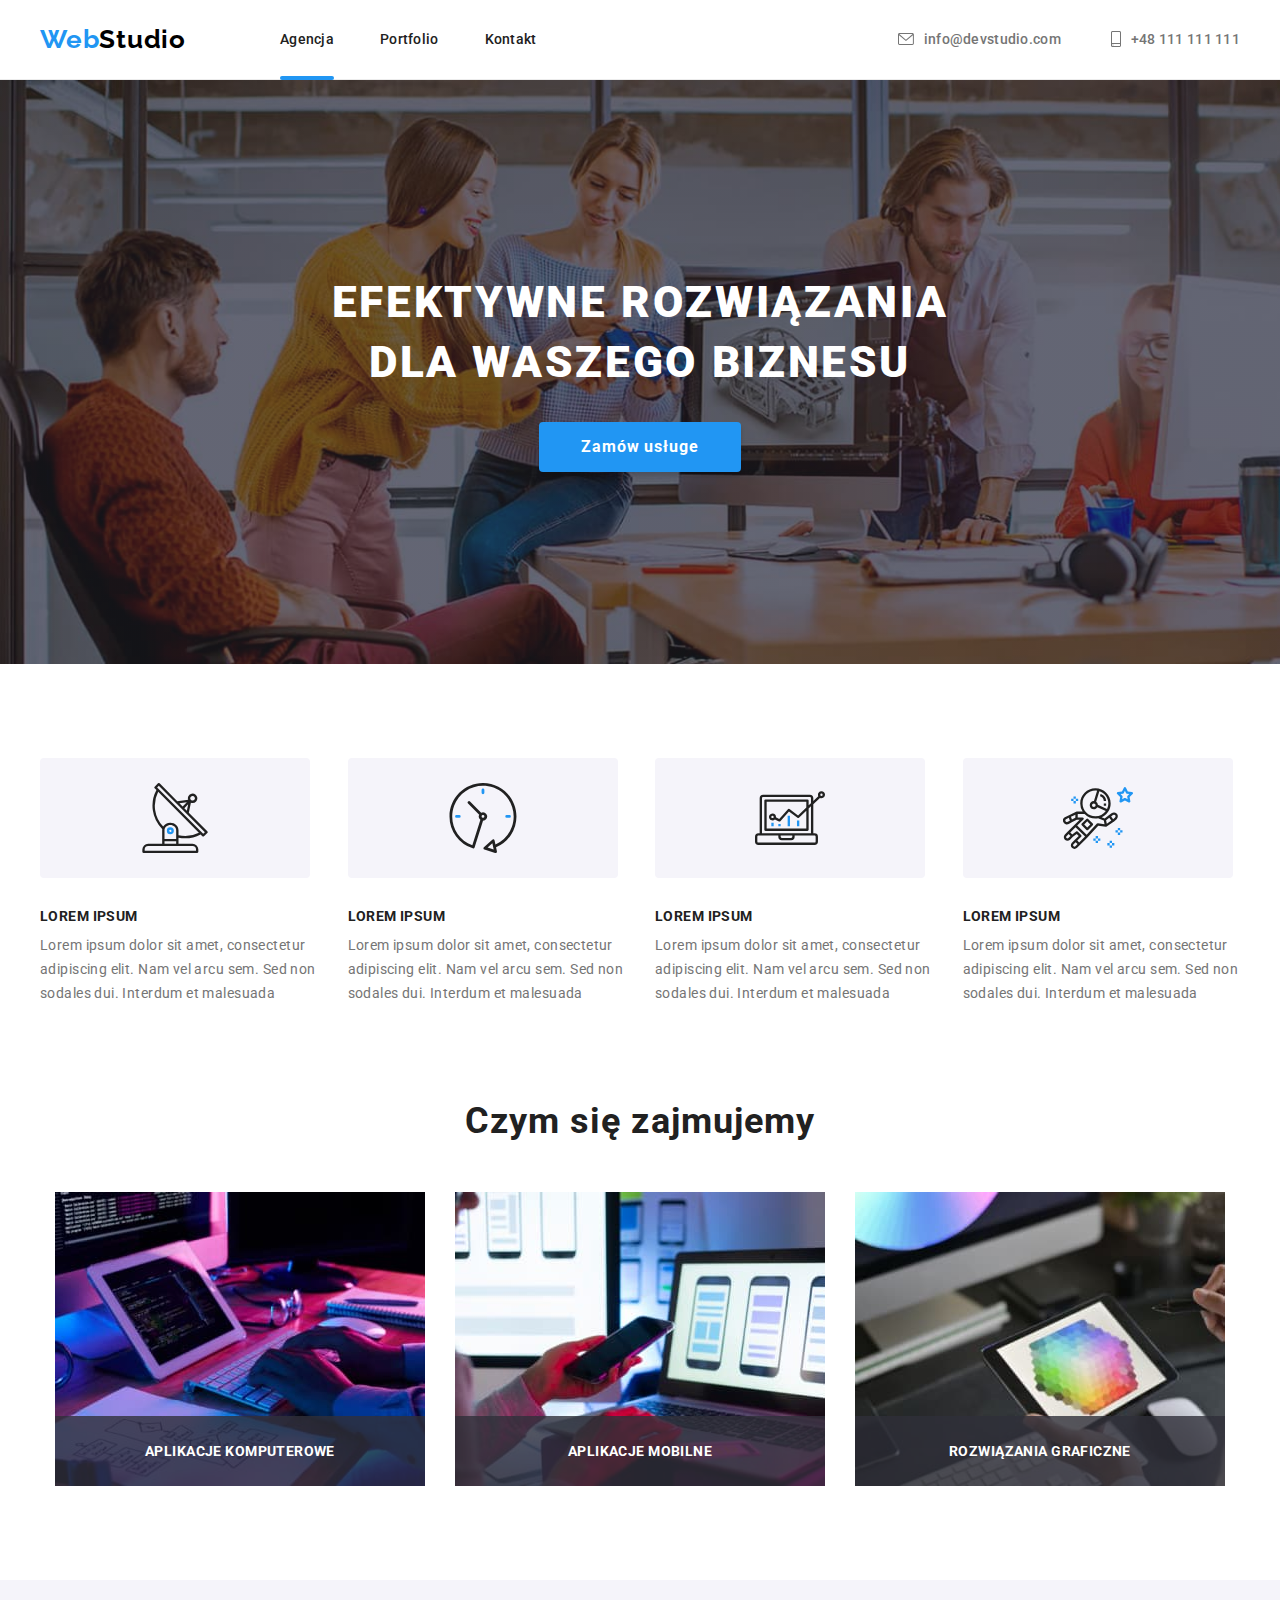
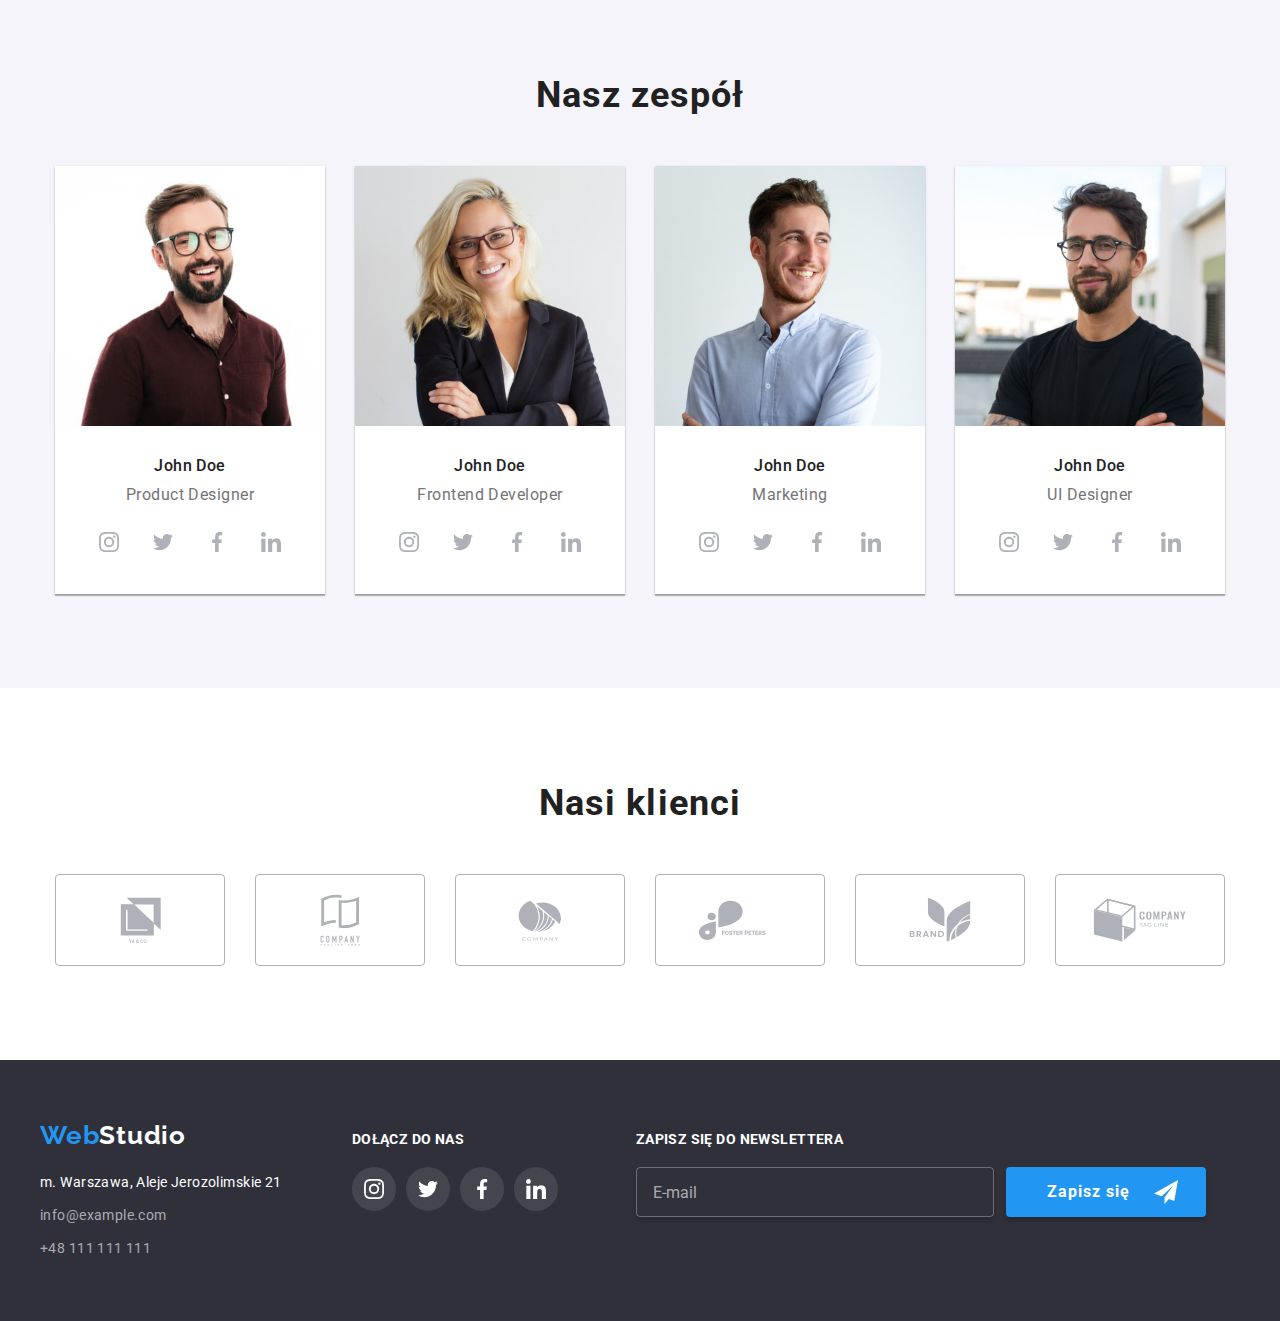
<file: index.html>
<!DOCTYPE html>
<html lang="pl">
  <head>
    <meta charset="UTF-8" />
    <meta http-equiv="X-UA-Compatible" content="IE=edge" />
    <meta name="viewport" content="width=device-width, initial-scale=1.0" />
    <link rel="preconnect" href="https://fonts.googleapis.com" />
    <link rel="preconnect" href="https://fonts.gstatic.com" crossorigin />
    <link
      href="https://fonts.googleapis.com/css2?family=Raleway:wght@700&family=Roboto:wght@400;500;700;900&display=swap"
      rel="stylesheet"
    />
    <link rel="stylesheet" href="css/modern-normalize.css" />
    <link rel="stylesheet" href="css/styles.css" />
    <title>WebStudio</title>
  </head>

  <body>
    <header class="header section section--small">
      <div class="header__grid container">
        <a class="logo link--no-decoration" href="./index.html"
          ><span class="logo--primary">Web</span
          ><span class="logo--secondary">Studio</span>
        </a>

        <nav class="nav">
          <ul class="nav__list">
            <li class="nav__item page--active">
              <a
                class="nav__link link--active link--no-decoration"
                href="./index.html"
                >Agencja</a
              >
            </li>
            <li class="nav__item">
              <a
                class="nav__link link--active link--no-decoration"
                href="./portfolio.html"
                >Portfolio</a
              >
            </li>
            <li class="nav__item">
              <a class="nav__link link--active link--no-decoration" href="#"
                >Kontakt</a
              >
            </li>
          </ul>
        </nav>

        <ul class="contact__list">
          <li class="contact__item">
            <a
              class="contact__link contact--email link--active link--no-decoration"
              href="mailto:info@devstudio.com"
            >
              <svg class="contact__svg" width="16" height="12">
                <use href="./images/icons.svg#icon-envelope"></use>
              </svg>
              info@devstudio.com
            </a>
          </li>
          <li class="contact__item">
            <a
              class="contact__link contact--smartphone link--active link--no-decoration"
              href="tel:48111111111"
            >
              <svg class="contact__svg" width="10" height="16">
                <use href="./images/icons.svg#icon-smartphone"></use>
              </svg>
              +48 111 111 111
            </a>
          </li>
        </ul>
      </div>
    </header>

    <main class="main">
      <!-- Main Page -->
      <section class="banner section section--large center">
        <div class="container">
          <h1 class="banner__title title--primary">
            EFEKTYWNE ROZWIĄZANIA<br />
            DLA WASZEGO BIZNESU
          </h1>
          <button
            class="banner__button button--primary button__text--primary"
            type="button"
            data-modal-open
          >
            Zamów usługe
          </button>
        </div>
      </section>

      <!-- Skills -->
      <section class="skills section section--top">
        <div class="container">
          <ul class="skill__list">
            <li class="skill__item">
              <div class="skill__background">
                <svg class="skill__svg" width="70" height="70">
                  <use href="./images/icons.svg#icon-antenna"></use>
                </svg>
              </div>
              <h5 class="skill__title title--section">LOREM IPSUM</h5>
              <p class="skill__description">
                Lorem ipsum dolor sit amet, consectetur adipiscing elit. Nam vel
                arcu sem. Sed non sodales dui. Interdum et malesuada
              </p>
            </li>
            <li class="skill__item">
              <div class="skill__background">
                <svg class="skill__svg" width="70" height="70">
                  <use href="./images/icons.svg#icon-clock"></use>
                </svg>
              </div>
              <h5 class="skill__title title--section">LOREM IPSUM</h5>
              <p class="skill__description">
                Lorem ipsum dolor sit amet, consectetur adipiscing elit. Nam vel
                arcu sem. Sed non sodales dui. Interdum et malesuada
              </p>
            </li>
            <li class="skill__item">
              <div class="skill__background">
                <svg class="skill__svg" width="70" height="70">
                  <use href="./images/icons.svg#icon-diagram"></use>
                </svg>
              </div>
              <h5 class="skill__title title--section">LOREM IPSUM</h5>
              <p class="skill__description">
                Lorem ipsum dolor sit amet, consectetur adipiscing elit. Nam vel
                arcu sem. Sed non sodales dui. Interdum et malesuada
              </p>
            </li>
            <li class="skill__item">
              <div class="skill__background">
                <svg class="skill__svg" width="70" height="70">
                  <use href="./images/icons.svg#icon-astronaut"></use>
                </svg>
              </div>
              <h5 class="skill__title title--section">LOREM IPSUM</h5>
              <p class="skill__description">
                Lorem ipsum dolor sit amet, consectetur adipiscing elit. Nam vel
                arcu sem. Sed non sodales dui. Interdum et malesuada
              </p>
            </li>
          </ul>
        </div>
      </section>

      <!-- About us-->
      <section class="about-us section center">
        <div class="container">
          <h2 class="about-us__title title--secondary">Czym się zajmujemy</h2>
          <ul class="about-us__list list--primary">
            <li class="about-us__item">
              <img
                class="about-us__img img--block"
                src="images/index/about-us/coding.jpg"
                alt="programista piszę na klawiaturze"
                width="370"
                height="294"
              />
              <div class="about-us__background">
                <h5 class="about-us__subtitle title--section">
                  Aplikacje komputerowe
                </h5>
              </div>
            </li>
            <li class="about-us__item">
              <img
                class="about-us__img img--block"
                src="images/index/about-us/layout_page_tel.jpg"
                alt="programista patrzy na szablon strony dla telefonu"
                width="370"
                height="294"
              />
              <div class="about-us__background">
                <h5 class="about-us__subtitle title--section">
                  Aplikacje mobilne
                </h5>
              </div>
            </li>
            <li class="about-us__item">
              <img
                class="about-us__img img--block"
                src="images/index/about-us/color_palette.jpg"
                alt="grafik używa palety kolorów na tablecie"
                width="370"
                height="294"
              />
              <div class="about-us__background">
                <h5 class="about-us__subtitle title--section">
                  Rozwiązania graficzne
                </h5>
              </div>
            </li>
          </ul>
        </div>
      </section>

      <!-- Team -->
      <section class="team section center">
        <div class="container">
          <h2 class="team__title title--secondary">Nasz zespół</h2>
          <ul class="team__list list--secondary">
            <li class="team__item">
              <img
                class="team__img img--block"
                src="images/index/team/worker_1.jpg"
                alt="Portret pracownika"
                width="270"
                height="260"
              />
              <div class="team__info">
                <h4 class="team__name">John Doe</h4>
                <p class="team__profession">Product Designer</p>

                <ul class="social">
                  <li class="social__box">
                    <a class="social__logo" href="#">
                      <svg class="social__svg" width="20" height="20">
                        <use href="./images/icons.svg#icon--instagram"></use>
                      </svg>
                    </a>
                  </li>
                  <li class="social__box">
                    <a class="social__logo" href="#">
                      <svg class="social__svg" width="20" height="20">
                        <use href="./images/icons.svg#icon--twitter"></use>
                      </svg>
                    </a>
                  </li>
                  <li class="social__box">
                    <a class="social__logo" href="#">
                      <svg class="social__svg" width="20" height="20">
                        <use href="./images/icons.svg#icon--facebook"></use>
                      </svg>
                    </a>
                  </li>
                  <li class="social__box">
                    <a class="social__logo" href="#">
                      <svg class="social__svg" width="20" height="20">
                        <use href="./images/icons.svg#icon--linkedin"></use>
                      </svg>
                    </a>
                  </li>
                </ul>
              </div>
            </li>

            <li class="team__item">
              <img
                class="team__img img--block"
                src="images/index/team/worker_2.jpg"
                alt="Portret pracownika"
                width="270"
                height="260"
              />
              <div class="team__info">
                <h4 class="team__name">John Doe</h4>
                <p class="team__profession">Frontend Developer</p>
                <ul class="social">
                  <li class="social__box">
                    <a class="social__logo" href="#">
                      <svg class="social__svg" width="20" height="20">
                        <use href="./images/icons.svg#icon--instagram"></use>
                      </svg>
                    </a>
                  </li>
                  <li class="social__box">
                    <a class="social__logo" href="#">
                      <svg class="social__svg" width="20" height="20">
                        <use href="./images/icons.svg#icon--twitter"></use>
                      </svg>
                    </a>
                  </li>
                  <li class="social__box">
                    <a class="social__logo" href="#">
                      <svg class="social__svg" width="20" height="20">
                        <use href="./images/icons.svg#icon--facebook"></use>
                      </svg>
                    </a>
                  </li>
                  <li class="social__box">
                    <a class="social__logo" href="#">
                      <svg class="social__svg" width="20" height="20">
                        <use href="./images/icons.svg#icon--linkedin"></use>
                      </svg>
                    </a>
                  </li>
                </ul>
              </div>
            </li>

            <li class="team__item">
              <img
                class="team__img img--block"
                src="images/index/team/worker_3.jpg"
                alt="Portret pracownika"
                width="270"
                height="260"
              />
              <div class="team__info">
                <h4 class="team__name">John Doe</h4>
                <p class="team__profession">Marketing</p>
                <ul class="social">
                  <li class="social__box">
                    <a class="social__logo" href="#">
                      <svg class="social__svg" width="20" height="20">
                        <use href="./images/icons.svg#icon--instagram"></use>
                      </svg>
                    </a>
                  </li>
                  <li class="social__box">
                    <a class="social__logo" href="#">
                      <svg class="social__svg" width="20" height="20">
                        <use href="./images/icons.svg#icon--twitter"></use>
                      </svg>
                    </a>
                  </li>
                  <li class="social__box">
                    <a class="social__logo" href="#">
                      <svg class="social__svg" width="20" height="20">
                        <use href="./images/icons.svg#icon--facebook"></use>
                      </svg>
                    </a>
                  </li>
                  <li class="social__box">
                    <a class="social__logo" href="#">
                      <svg class="social__svg" width="20" height="20">
                        <use href="./images/icons.svg#icon--linkedin"></use>
                      </svg>
                    </a>
                  </li>
                </ul>
              </div>
            </li>

            <li class="team__item">
              <img
                class="team__img img--block"
                src="images/index/team/worker_4.jpg"
                alt="Portret pracownika"
                width="270"
                height="260"
              />
              <div class="team__info">
                <h4 class="team__name">John Doe</h4>
                <p class="team__profession">UI Designer</p>
                <ul class="social">
                  <li class="social__box">
                    <a class="social__logo" href="#">
                      <svg class="social__svg" width="20" height="20">
                        <use href="./images/icons.svg#icon--instagram"></use>
                      </svg>
                    </a>
                  </li>
                  <li class="social__box">
                    <a class="social__logo" href="#">
                      <svg class="social__svg" width="20" height="20">
                        <use href="./images/icons.svg#icon--twitter"></use>
                      </svg>
                    </a>
                  </li>
                  <li class="social__box">
                    <a class="social__logo" href="#">
                      <svg class="social__svg" width="20" height="20">
                        <use href="./images/icons.svg#icon--facebook"></use>
                      </svg>
                    </a>
                  </li>
                  <li class="social__box">
                    <a class="social__logo" href="#">
                      <svg class="social__svg" width="20" height="20">
                        <use href="./images/icons.svg#icon--linkedin"></use>
                      </svg>
                    </a>
                  </li>
                </ul>
              </div>
            </li>
          </ul>
        </div>
      </section>

      <!-- Clients -->
      <section class="clients section center">
        <div class="client container">
          <h2 class="client__title title--secondary">Nasi klienci</h2>
          <ul class="client__list">
            <li class="client__item">
              <a class="client__link" href="#">
                <svg class="client__svg" width="41" height="46.7">
                  <use href="./images/icons.svg#icon-logo-1"></use>
                </svg>
              </a>
            </li>
            <li class="client__item">
              <a class="client__link" href="#">
                <svg class="client__svg" width="40" height="52">
                  <use href="./images/icons.svg#icon-logo-2"></use>
                </svg>
              </a>
            </li>
            <li class="client__item">
              <a class="client__link" href="#">
                <svg class="client__svg" width="43.4" height="41.1">
                  <use href="./images/icons.svg#icon-logo-3"></use>
                </svg>
              </a>
            </li>
            <li class="client__item">
              <a class="client__link" href="#">
                <svg class="client__svg" width="84.4" height="40.6">
                  <use href="./images/icons.svg#icon-logo-4"></use>
                </svg>
              </a>
            </li>
            <li class="client__item">
              <a class="client__link" href="#">
                <svg class="client__svg" width="62.5" height="45.4">
                  <use href="./images/icons.svg#icon-logo-5"></use>
                </svg>
              </a>
            </li>
            <li class="client__item">
              <a class="client__link" href="#">
                <svg class="client__svg" width="93.7" height="43.9">
                  <use href="./images/icons.svg#icon-logo-6"></use>
                </svg>
              </a>
            </li>
          </ul>
        </div>
      </section>
    </main>

    <footer class="footer section section--medium">
      <div class="footer__grid container">
        <div class="footer__item">
          <a class="logo link--no-decoration" href="./index.html"
            ><span class="logo--primary">Web</span
            ><span class="logo--secondary">Studio</span>
          </a>

          <address class="address">
            <ul class="address__list">
              <li class="address__item">
                <a
                  class="address__street link--active link--no-decoration"
                  href="https://goo.gl/maps/t1FT8zSSvb9LW3xy8"
                  target="_blank"
                  >m. Warszawa, Aleje Jerozolimskie 21</a
                >
              </li>
              <li class="address__item link--active">
                <a
                  class="address__link link--active link--no-decoration"
                  href="mailto:info@example.com"
                  >info@example.com</a
                >
              </li>
              <li class="address__item">
                <a
                  class="address__link link--active link--no-decoration"
                  href="tel:48111111111"
                  >+48 111 111 111</a
                >
              </li>
            </ul>
          </address>
        </div>
        <div class="footer__item">
          <p class="footer__title title--section">Dołącz do nas</p>

          <ul class="social">
            <li class="social__box">
              <a class="social__logo" href="#">
                <svg class="social__svg" width="20" height="20">
                  <use href="./images/icons.svg#icon--instagram"></use>
                </svg>
              </a>
            </li>
            <li class="social__box">
              <a class="social__logo" href="#">
                <svg class="social__svg" width="20" height="20">
                  <use href="./images/icons.svg#icon--twitter"></use>
                </svg>
              </a>
            </li>
            <li class="social__box">
              <a class="social__logo" href="#">
                <svg class="social__svg" width="20" height="20">
                  <use href="./images/icons.svg#icon--facebook"></use>
                </svg>
              </a>
            </li>
            <li class="social__box">
              <a class="social__logo" href="#">
                <svg class="social__svg" width="20" height="20">
                  <use href="./images/icons.svg#icon--linkedin"></use>
                </svg>
              </a>
            </li>
          </ul>
        </div>
        <div class="footer__item">
          <p class="footer__title title--section">Zapisz się do newslettera</p>
          <form name="newsletter-form">
            <div class="newsletter">
              <input
                class="newsletter__input--email"
                name="newsletter-email"
                placeholder="E-mail"
                type="email"
              />
              <button
                class="newsletter__button button--primary button__text--primary"
                type="submit"
              >
                Zapisz się
                <svg class="newsletter__svg" width="24px" height="24px">
                  <use href="./images/icons.svg#icon-send"></use>
                </svg>
              </button>
            </div>
          </form>
        </div>
      </div>
    </footer>
    <div class="backdrop is-hidden" data-modal>
      <div class="modal">
        <form name="service-form" class="form">
          <h2 class="form__title center">
            Zostaw swoje dane w formularzu poniżej
          </h2>
          <ul class="form__list">
            <li class="form__item">
              <label for="name" class="form__contact"> Imie </label>
              <div class="form__container">
                <input
                  type="text"
                  class="form__input"
                  name="first-name"
                  id="name"
                />
                <svg class="form__svg" width="18" height="18">
                  <use href="./images/icons.svg#icon-person"></use>
                </svg>
              </div>
            </li>
            <li class="form__item">
              <label for="telephone" class="form__contact">Telefon </label>
              <div class="form__container">
                <input
                  type="tel"
                  class="form__input"
                  name="telephone"
                  id="telephone"
                />
                <svg class="form__svg" width="18" height="18">
                  <use href="./images/icons.svg#icon-phone"></use>
                </svg>
              </div>
            </li>
            <li class="form__item">
              <label for="email" class="form__contact">Email </label>
              <div class="form__container">
                <input
                  type="email"
                  class="form__input"
                  name="email"
                  id="email"
                />
                <svg class="form__svg" width="18" height="18">
                  <use href="./images/icons.svg#icon-envelope-black"></use>
                </svg>
              </div>
            </li>
            <li class="form__item">
              <label for="comment" class="form__contact">Komentarz</label
              ><textarea
                name="comment"
                id="comment"
                class="form__comment"
                rows="6"
                placeholder="Wprowadź text"
              ></textarea>
            </li>
            <li class="form__item">
              <input
                type="checkbox"
                name="terms-and-conditions"
                class="form__checkbox input--reset"
                id="terms"
                value="true"
              />
              <label for="terms" class="form__terms">
                <div class="form__checkbox--icon">
                  <svg class="checkmark__svg" width="13" height="13">
                    <use href="./images/icons.svg#icon-checkmark"></use>
                  </svg>
                  <!-- <svg class="check-off__svg" width="16" height="15">
                    <use href="./images/icons.svg#icon-check-off"></use>
                  </svg> -->
                </div>

                <span class="form__terms--text">
                  Oświadczam iż akceptuję
                  <a class="form__link" href="#">Regulamin</a> i
                  <a class="form__link" href="#">Politykę Prywatności</a>.
                </span>
              </label>
            </li>
            <li class="form__item">
              <button
                class="form__button button--primary button__text--primary"
                type="submit"
              >
                Wyślij
              </button>
            </li>
          </ul>
        </form>
        <button class="modal__button--close" type="button" data-modal-close>
          <svg class="modal__svg-close" width="11" height="11">
            <use href="./images/icons.svg#icon-close"></use>
          </svg>
        </button>
      </div>
    </div>
    <script src="./js/modal.js"></script>
  </body>
</html>
</file>
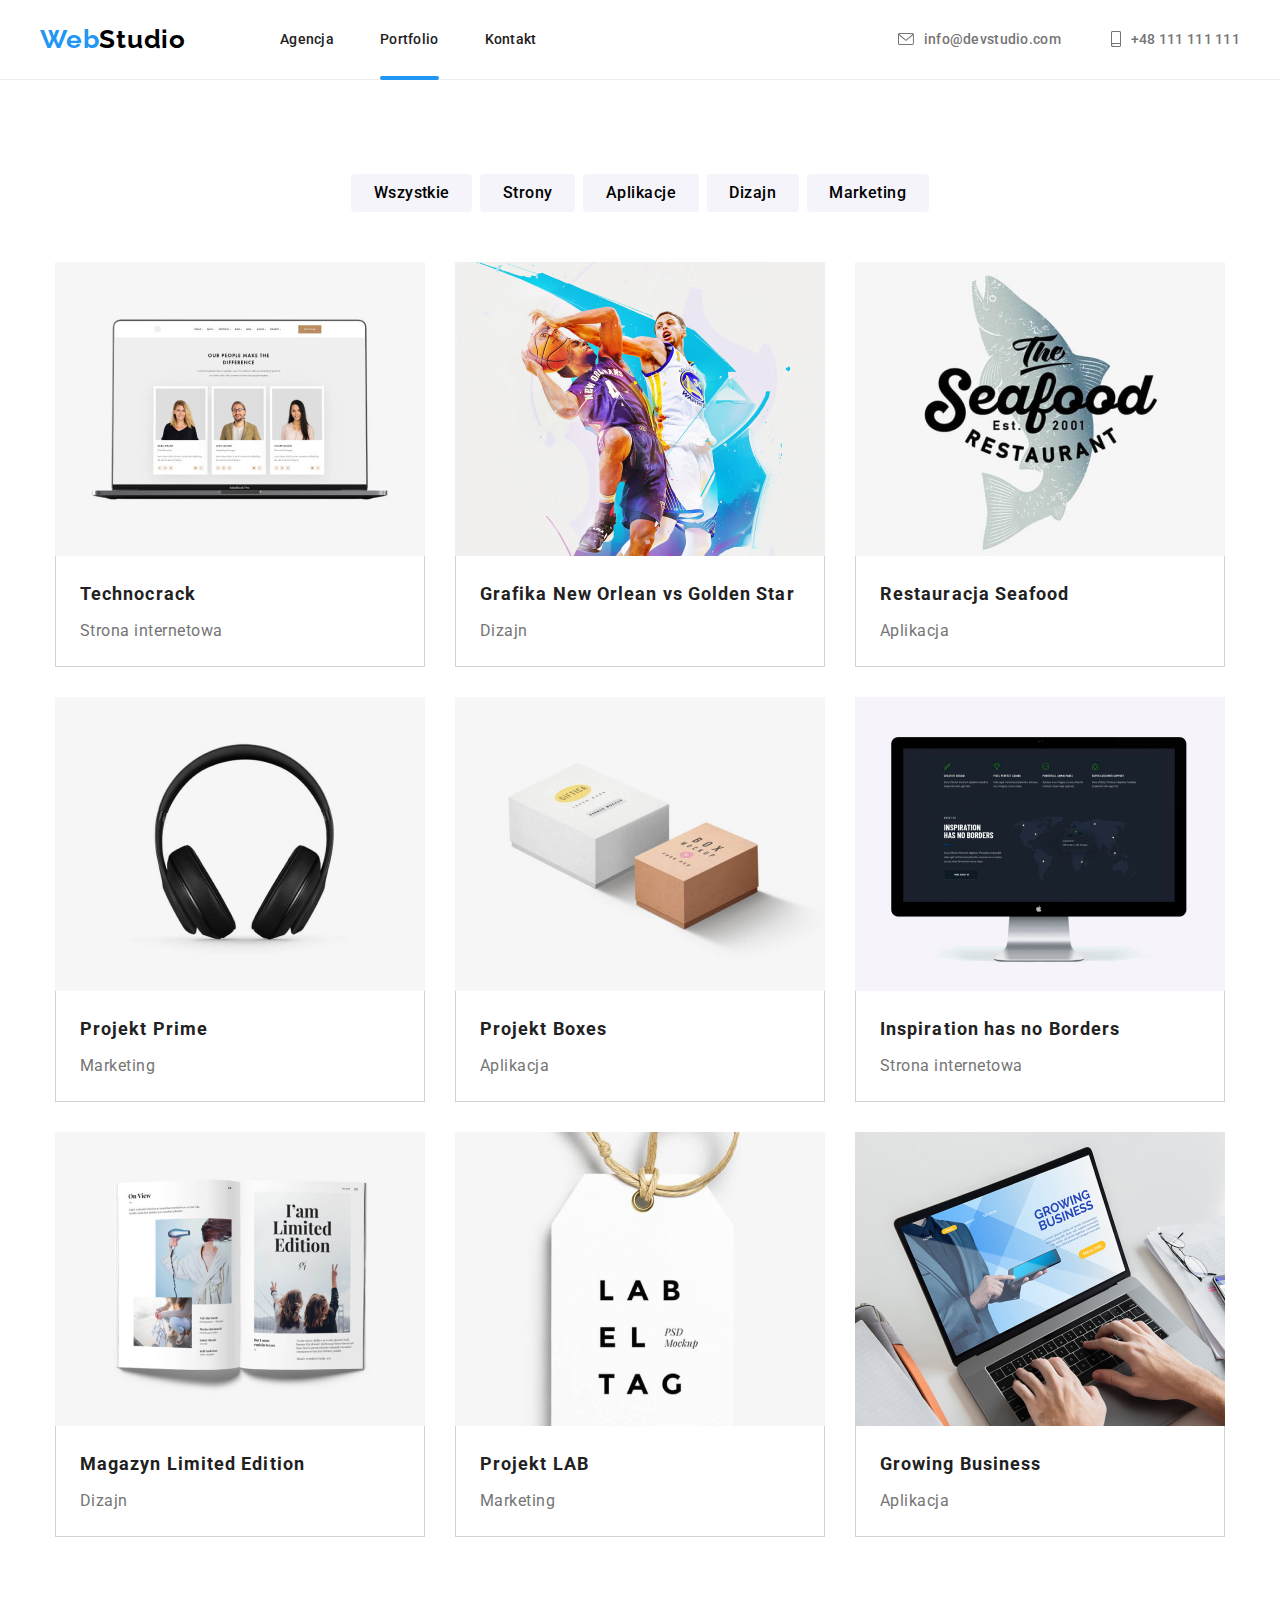
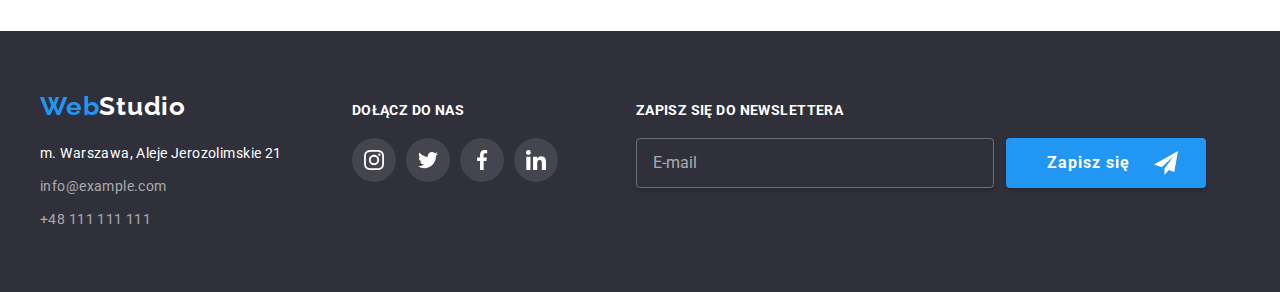
<file: portfolio.html>
<!DOCTYPE html>
<html lang="pl">
  <head>
    <meta charset="UTF-8" />
    <meta http-equiv="X-UA-Compatible" content="IE=edge" />
    <meta name="viewport" content="width=device-width, initial-scale=1.0" />
    <link rel="preconnect" href="https://fonts.googleapis.com" />
    <link rel="preconnect" href="https://fonts.gstatic.com" crossorigin />
    <link
      href="https://fonts.googleapis.com/css2?family=Raleway:wght@700&family=Roboto:wght@400;500;700;900&display=swap"
      rel="stylesheet"
    />
    <link rel="stylesheet" href="css/modern-normalize.css" />
    <link rel="stylesheet" href="css/styles.css" />
    <title>WebStudio</title>
  </head>

  <body>
    <header class="header section section--small">
      <div class="header__grid container">
        <a class="logo link--no-decoration" href="./index.html"
          ><span class="logo--primary">Web</span
          ><span class="logo--secondary">Studio</span>
        </a>

        <nav class="nav">
          <ul class="nav__list">
            <li class="nav__item">
              <a
                class="nav__link link--active link--no-decoration"
                href="./index.html"
                >Agencja</a
              >
            </li>
            <li class="nav__item page--active">
              <a
                class="nav__link link--active link--no-decoration"
                href="./portfolio.html"
                >Portfolio</a
              >
            </li>
            <li class="nav__item">
              <a class="nav__link link--active link--no-decoration" href="#"
                >Kontakt</a
              >
            </li>
          </ul>
        </nav>

        <ul class="contact__list">
          <li class="contact__item">
            <a
              class="contact__link contact--email link--active link--no-decoration"
              href="mailto:info@devstudio.com"
            >
              <svg class="contact__svg" width="16" height="12">
                <use href="./images/icons.svg#icon-envelope"></use>
              </svg>
              info@devstudio.com
            </a>
          </li>
          <li class="contact__item">
            <a
              class="contact__link contact--smartphone link--active link--no-decoration"
              href="tel:48111111111"
            >
              <svg class="contact__svg" width="10" height="16">
                <use href="./images/icons.svg#icon-smartphone"></use>
              </svg>
              +48 111 111 111
            </a>
          </li>
        </ul>
      </div>
    </header>

    <main class="main section">
      <div class="menu container">
        <ul class="menu__list">
          <li class="menu__item">
            <button
              class="menu__button button--secondary button__text--secondary button--all"
              type="button"
            >
              Wszystkie
            </button>
          </li>
          <li class="menu__item">
            <button
              class="menu__button button--secondary button__text--secondary button--pages"
              type="button"
            >
              Strony
            </button>
          </li>
          <li class="menu__item">
            <button
              class="menu__button button--secondary button__text--secondary button--apps"
              type="button"
            >
              Aplikacje
            </button>
          </li>
          <li class="menu__item">
            <button
              class="menu__button button--secondary button__text--secondary button--design"
              type="button"
            >
              Dizajn
            </button>
          </li>
          <li class="menu__item">
            <button
              class="menu__button button--secondary button__text--secondary button--marketing"
              type="button"
            >
              Marketing
            </button>
          </li>
        </ul>
      </div>

      <section class="cards">
        <div class="container">
          <ul class="card__list">
            <li class="card__item">
              <div class="card__container">
                <img
                  class="card__img img--block"
                  src="images/portfolio/items/technocrack_photo.jpg"
                  alt="Strona internetowa na laptopie"
                  width="370"
                  height="294"
                />
                <div class="card__background">
                  <p class="card__description">
                    Technocrack jest popularną platformą wykorzystywaną do
                    rozpowszechniania koronawirusa. Firmy wykorzystują tę
                    platformę do celów szpiegowskich i ataków na
                    niezabezpieczone serwery konkurencji
                  </p>
                </div>
              </div>
              <div class="card__info">
                <h3 class="card__title">Technocrack</h3>
                <p class="card__type">Strona internetowa</p>
              </div>
            </li>
            <li class="card__item">
              <div class="card__container">
                <img
                  class="card__img img--block"
                  src="images/portfolio/items/new_orlean_vs_golden_star_photo.jpg"
                  alt="Dwóch koszykarzy"
                  width="370"
                  height="294"
                />
                <div class="card__background">
                  <p class="card__description">
                    Technocrack jest popularną platformą wykorzystywaną do
                    rozpowszechniania koronawirusa. Firmy wykorzystują tę
                    platformę do celów szpiegowskich i ataków na
                    niezabezpieczone serwery konkurencji
                  </p>
                </div>
              </div>
              <div class="card__info">
                <h3 class="card__title">Grafika New Orlean vs Golden Star</h3>
                <p class="card__type">Dizajn</p>
              </div>
            </li>
            <li class="card__item">
              <div class="card__container">
                <img
                  class="card__img img--block"
                  src="images/portfolio/items/restaurant_seafood_photo.jpg"
                  alt="Logo restauracji seafood"
                  width="370"
                  height="294"
                />
                <div class="card__background">
                  <p class="card__description">
                    Technocrack jest popularną platformą wykorzystywaną do
                    rozpowszechniania koronawirusa. Firmy wykorzystują tę
                    platformę do celów szpiegowskich i ataków na
                    niezabezpieczone serwery konkurencji
                  </p>
                </div>
              </div>
              <div class="card__info">
                <h3 class="card__title">Restauracja Seafood</h3>
                <p class="card__type">Aplikacja</p>
              </div>
            </li>
            <li class="card__item">
              <div class="card__container">
                <img
                  class="card__img img--block"
                  src="images/portfolio/items/headphones_photo.jpg"
                  alt="słuchawki"
                  width="370"
                  height="294"
                />
                <div class="card__background">
                  <p class="card__description">
                    Technocrack jest popularną platformą wykorzystywaną do
                    rozpowszechniania koronawirusa. Firmy wykorzystują tę
                    platformę do celów szpiegowskich i ataków na
                    niezabezpieczone serwery konkurencji
                  </p>
                </div>
              </div>
              <div class="card__info">
                <h3 class="card__title">Projekt Prime</h3>
                <p class="card__type">Marketing</p>
              </div>
            </li>
            <li class="card__item">
              <div class="card__container">
                <img
                  class="card__img img--block"
                  src="images/portfolio/items/project_boxes_photo.jpg"
                  alt="Zdjęcie projektu 'Boxes'"
                  width="370"
                  height="294"
                />
                <div class="card__background">
                  <p class="card__description">
                    Technocrack jest popularną platformą wykorzystywaną do
                    rozpowszechniania koronawirusa. Firmy wykorzystują tę
                    platformę do celów szpiegowskich i ataków na
                    niezabezpieczone serwery konkurencji
                  </p>
                </div>
              </div>
              <div class="card__info">
                <h3 class="card__title">Projekt Boxes</h3>
                <p class="card__type">Aplikacja</p>
              </div>
            </li>
            <li class="card__item">
              <div class="card__container">
                <img
                  class="card__img img--block"
                  src="images/portfolio/items/inspiration_border_monitor_photo.jpg"
                  alt="Strona internetowa na monitorze firmy 'Apple'"
                  width="370"
                  height="294"
                />
                <div class="card__background">
                  <p class="card__description">
                    Technocrack jest popularną platformą wykorzystywaną do
                    rozpowszechniania koronawirusa. Firmy wykorzystują tę
                    platformę do celów szpiegowskich i ataków na
                    niezabezpieczone serwery konkurencji
                  </p>
                </div>
              </div>
              <div class="card__info">
                <h3 class="card__title">Inspiration has no Borders</h3>
                <p class="card__type">Strona internetowa</p>
              </div>
            </li>
            <li class="card__item">
              <div class="card__container">
                <img
                  class="card__img img--block"
                  src="images/portfolio/items/magazine_limited_edition_photo.jpg"
                  alt="Magazyn limitowana edycja"
                  width="370"
                  height="294"
                />
                <div class="card__background">
                  <p class="card__description">
                    Technocrack jest popularną platformą wykorzystywaną do
                    rozpowszechniania koronawirusa. Firmy wykorzystują tę
                    platformę do celów szpiegowskich i ataków na
                    niezabezpieczone serwery konkurencji
                  </p>
                </div>
              </div>
              <div class="card__info">
                <h3 class="card__title">Magazyn Limited Edition</h3>
                <p class="card__type">Dizajn</p>
              </div>
            </li>
            <li class="card__item">
              <div class="card__container">
                <img
                  class="card__img img--block"
                  src="images/portfolio/items/project_lab_tag_photo.jpg"
                  alt="wisiorek projeku 'LAB'"
                  width="370"
                  height="294"
                />
                <div class="card__background">
                  <p class="card__description">
                    Technocrack jest popularną platformą wykorzystywaną do
                    rozpowszechniania koronawirusa. Firmy wykorzystują tę
                    platformę do celów szpiegowskich i ataków na
                    niezabezpieczone serwery konkurencji
                  </p>
                </div>
              </div>
              <div class="card__info">
                <h3 class="card__title">Projekt LAB</h3>
                <p class="card__type">Marketing</p>
              </div>
            </li>
            <li class="card__item">
              <div class="card__container">
                <img
                  class="card__img img--block"
                  src="images/portfolio/items/growing_buisness_laptop_photo.jpg"
                  alt="Apliakcja 'Growing Business' na laptopie"
                  width="370"
                  height="294"
                />
                <div class="card__background">
                  <p class="card__description">
                    Technocrack jest popularną platformą wykorzystywaną do
                    rozpowszechniania koronawirusa. Firmy wykorzystują tę
                    platformę do celów szpiegowskich i ataków na
                    niezabezpieczone serwery konkurencji
                  </p>
                </div>
              </div>
              <div class="card__info">
                <h3 class="card__title">Growing Business</h3>
                <p class="card__type">Aplikacja</p>
              </div>
            </li>
          </ul>
        </div>
      </section>
    </main>

    <footer class="footer section section--medium">
      <div class="footer__grid container">
        <div class="footer__item">
          <a class="logo link--no-decoration" href="./index.html"
            ><span class="logo--primary">Web</span
            ><span class="logo--secondary">Studio</span>
          </a>

          <address class="address">
            <ul class="address__list">
              <li class="address__item">
                <a
                  class="address__street link--active link--no-decoration"
                  href="https://goo.gl/maps/t1FT8zSSvb9LW3xy8"
                  target="_blank"
                  >m. Warszawa, Aleje Jerozolimskie 21</a
                >
              </li>
              <li class="address__item link--active">
                <a
                  class="address__link link--active link--no-decoration"
                  href="mailto:info@example.com"
                  >info@example.com</a
                >
              </li>
              <li class="address__item">
                <a
                  class="address__link link--active link--no-decoration"
                  href="tel:48111111111"
                  >+48 111 111 111</a
                >
              </li>
            </ul>
          </address>
        </div>
        <div class="footer__item">
          <p class="footer__title title--section">Dołącz do nas</p>
          <ul class="social">
            <li class="social__box">
              <a class="social__logo" href="#">
                <svg class="social__svg" width="20" height="20">
                  <use href="./images/icons.svg#icon--instagram"></use>
                </svg>
              </a>
            </li>
            <li class="social__box">
              <a class="social__logo" href="#">
                <svg class="social__svg" width="20" height="20">
                  <use href="./images/icons.svg#icon--twitter"></use>
                </svg>
              </a>
            </li>
            <li class="social__box">
              <a class="social__logo" href="#">
                <svg class="social__svg" width="20" height="20">
                  <use href="./images/icons.svg#icon--facebook"></use>
                </svg>
              </a>
            </li>
            <li class="social__box">
              <a class="social__logo" href="#">
                <svg class="social__svg" width="20" height="20">
                  <use href="./images/icons.svg#icon--linkedin"></use>
                </svg>
              </a>
            </li>
          </ul>
        </div>
        <div class="footer__item">
          <p class="footer__title title--section">Zapisz się do newslettera</p>
          <form name="newsletter-form">
            <div class="newsletter">
              <input
                class="newsletter__input--email"
                name="newsletter-email"
                placeholder="E-mail"
                type="email"
              />
              <button
                class="newsletter__button button--primary button__text--primary"
                type="submit"
              >
                Zapisz się
                <svg class="newsletter__svg" width="24px" height="24px">
                  <use href="./images/icons.svg#icon-send"></use>
                </svg>
              </button>
            </div>
          </form>
        </div>
      </div>
    </footer>
  </body>
</html>
</file>
<file: css/styles.css>
/* || RESET */
p,
ul,
h1,
h2,
h3,
h4,
h5 {
  margin: 0;
  padding: 0;
}
ul {
  list-style: none;
}
.link--no-decoration {
  color: inherit;
  text-decoration: none;
}
.img--block {
  display: block;
}

/* || Variables */
:root {
  /* || FONTS */
  --ff: Roboto, sans-serif;
  --ff-logo: Raleway, sans-serif;
  --fs: 16px;

  /* || COLORS */
  --font-color-primary: #212121;
  --font-color-secondary: #fff;
  --font-color-p: #757575;

  --font-color-contact-header: #757575;
  --font-color-contact-footer: #ffffff99;
  --font-color-street-footer: #fff;
  --font-color-title-footer: #fff;

  --font-color-hover: #2196f3;

  --font-color-social-footer: #fff;
  --font-color-social-hover: #fff;

  --font-color-about-us-title: #fff;

  --font-color-card-description: #fff;

  /* | LOGO COLORS*/
  --font-color-logo-primary: #2196f3;

  --font-color-logo-secondary-dark: #000;
  --font-color-logo-secondary-light: #fff;

  /* FORM COLORS */
  --font-color-form-contact: #757575;
  --font-color-form-link: #2196f3;

  --font-color-form-terms: #757575;

  --font-color-newsletter-footer: #fff;
  /* PLACEHOLDER COLORS */
  --font-color-form-placeholder: #75757580;

  --font-color-placeholder-footer: #ffffff99;

  /* | SVG COLORS */
  --svg-fill-contact: #757575;
  --svg-fill-contact-hover: #2196f3;

  --svg-fill-skill: #212121;
  --svg-fill-skill-detail: #2196f3;

  --svg-fill-social: #afb1b8;
  --svg-fill-social-footer: #fff;

  --svg-fill-social-hover: #fff;

  --svg-fill-client: #afb1b8;
  --svg-fill-client-hover: #2196f3;

  --svg-fill-form-contact: #212121;
  --svg-fill-form-contact-hover: #2196f3;
  --svg-fill-form-checkmark: #fff;

  --svg-fill-newsletter-footer: #fff;

  /* | BUTTON COLORS */
  --font-color-button-primary: #fff;

  --font-color-button-secondary: #212121;
  --font-color-button-secondary-hover: #fff;

  /* || BACKGROUND */
  --bgcolor: #fff;
  --bgcolor-dark: #2f303a;
  --bgcolor-fade: #f5f4fa;

  --bgcolor-skill-svg: #f5f4fa;

  --bgcolor-team: #fff;

  --bgcolor-social-hover: #2196f3;
  --bgcolor-social-footer: #ffffff1a;
  --bgcolor-social-footer-hover: #2196f3;

  --bgcolor-about-us-title: #2f303acc;

  --bgcolor-card-background: #2196f3e5;

  --bgcolor-page-active: #2196f3;

  --bgcolor-modal: #fff;

  --bgcolor-form-checkbox: #2196f3;

  --bgcolor-newsletter-footer: transparent;

  /* | BUTTONS BACKGROUND */
  --bgcolor-button-primary: #2196f3;
  --bgcolor-button-primary-hover: #1076c9;

  --bgcolor-button-secondary: #f5f4fa;
  --bgcolor-button-secondary-hover: #2196f3;

  --bgcolor-button-form-close: #fff;

  /* || BORDERS */
  --border-header: 1px solid #ececec;
  --border-porfolio-card-item: 1px solid #21212133;

  --border-client-item: 1px solid #afb1b8;
  --border-color-client-item-hover: #2196f3;

  --border-form-input: 1px solid #21212133;
  --border-color-form-input-focus: #2196f3;

  --border-form-button-close: 1px solid #0000001a;

  --border-form-checkmark: 2px solid #212121;

  --border-newsletter-input-footer: 1px solid #ffffff4d;
  --border-color-newsletter-input-footer: #2196f3;

  /* || SHADOWS */
  --shadow-team: 0px 2px 1px 0px rgba(0, 0, 0, 0.2),
    0px 1px 1px 0px rgba(0, 0, 0, 0.14), 0px 1px 3px 0px rgba(0, 0, 0, 0.12);
  --shadow-newsletter-footer: 0px 4px 4px 0px rgba(0, 0, 0, 0.15);

  /* | SHADOW BUTTONS */
  --shadow-button-primary: 0px 4px 4px 0px #00000026;
  --shadow-button-menu-hover: 0px 2px 2px 0px #0000001f,
    0px 1px 2px 0px #00000014, 0px 3px 1px 0px #0000001a;
  --shadow-portfolio-card-item-hover: 1px 4px 6px 0px #00000029,
    0px 4px 4px 0px #0000000f, 0px 1px 1px 0px #0000001f;
  --shadow-modal: 0px 1px 3px rgba(0, 0, 0, 0.12),
    0px 1px 1px rgba(0, 0, 0, 0.14), 0px 2px 1px rgba(0, 0, 0, 0.2);

  /* || TRANSITIONS */
  --transition-color: color 250ms cubic-bezier(0.4, 0, 0.2, 1);
  --transition-bgcolor: background-color 250ms cubic-bezier(0.4, 0, 0.2, 1);
  --transition-shadow: box-shadow 250ms cubic-bezier(0.4, 0, 0.2, 1);
  --transition-transform: transform 250ms cubic-bezier(0.4, 0, 0.2, 1);
  --transition-border-color: border-color 250ms cubic-bezier(0.4, 0, 0.2, 1);
  --transition-fill: fill 250ms cubic-bezier(0.4, 0, 0.2, 1);
  --transition-button-primary: var(--transition-bgcolor);
  --transition-button-secondary: var(--transition-bgcolor),
    var(--transition-color), var(--transition-shadow);
  --transition-modal: transform 700ms cubic-bezier(0.25, 0.46, 0.45, 0.94),
    border-radius 1000ms ease-out, visibility 700ms linear, opacity 600ms linear;
}

/* || UTILITY CLASSES */
.container {
  margin: 0 auto;
  max-width: 1200px;
}
.link--active {
  transition: var(--transition-color);
}
.center {
  text-align: center;
}
.section {
  padding: 94px 0;
}
.section--top {
  padding-bottom: 0;
}
.section--small {
  padding: 24px 0;
}
.section--medium {
  padding: 60px 0;
}
.section--large {
  padding: 21.345vh 0;
}

/* || PSEUDO CLASSES */
/* buttons hover*/
.button--primary:is(:hover, :focus-visible) {
  background-color: var(--bgcolor-button-primary-hover);
}
.button--secondary:is(:hover, :focus) {
  color: var(--font-color-button-secondary-hover);
  background-color: var(--bgcolor-button-secondary-hover);

  box-shadow: var(--shadow-button-menu-hover);
}
/* links hover*/
.link--active:is(:hover, :focus) {
  color: var(--font-color-hover);
}

/* || GENERAL */
body {
  color: var(--font-color-primary);
  font-family: var(--ff);
  font-size: var(--fs);

  background-color: var(--bgcolor);
}

/* || HEADER */
.header {
  border-bottom: var(--border-header);
}
.header__grid {
  display: flex;
  align-items: center;
  justify-content: space-between;
}

/* | LOGO */
.logo {
  font-family: var(--ff-logo);
  font-size: 26px;
  font-weight: 700;
  line-height: 1.192;
  letter-spacing: 0.03em;
}
.logo--primary {
  color: var(--font-color-logo-primary);
}
.logo--secondary {
  color: var(--font-color-logo-secondary-dark);
}

/* | NAVIGATION */
.nav {
  display: flex;
  margin-left: 94px;
  flex: 1;
}
.nav__list {
  display: flex;
  gap: 46px;
}

.contact__list {
  display: flex;
  gap: 50px;

  white-space: nowrap;
}
.contact__item {
  display: flex;
  align-items: center;
  gap: 10px;
}
.nav__link,
.contact__link {
  font-size: 14px;
  font-weight: 500;
  line-height: 1.143;
  letter-spacing: 0.02em;
}
.contact__link {
  display: flex;
  align-items: center;
  gap: 10px;
  color: var(--font-color-contact-header);
}
.contact__svg {
  fill: var(--svg-fill-contact);
  transition: var(--transition-fill);
}
/* contact icon hover */
.contact__link:is(:hover, :focus) .contact__svg {
  fill: var(--svg-fill-contact-hover);
}

/* | PAGE ACTIVE */
.page--active {
  position: relative;
}
.page--active::after {
  content: "";

  position: absolute;
  top: 45.8px;
  bottom: -31.4px;
  left: 0;
  right: 0;

  background-color: var(--bgcolor-page-active);
  border-radius: 2px;
}

/* || MAIN */
.banner {
  max-width: 1600px;
  margin: 0 auto;

  color: var(--font-color-secondary);
  background-image: linear-gradient(
      rgba(47, 48, 58, 0.4),
      rgba(47, 48, 58, 0.4)
    ),
    url(../images/index/banner/main-banner.jpg);
  background-repeat: no-repeat;
  background-size: cover;
}
.banner__title {
  margin-bottom: 30px;
}
.banner__button {
  transition: var(--transition-button-primary);
}
/* | TITLES */
.title--primary {
  font-size: 2.75rem;
  font-weight: 900;
  line-height: 1.364;
  letter-spacing: 0.06em;
}
.title--secondary {
  font-size: 2.25rem;
  font-weight: 700;
  line-height: 1.167;
  letter-spacing: 0.03em;
}
.title--section {
  font-size: 0.875rem;
  font-weight: 700;
  line-height: 1.143;
  letter-spacing: 0.03em;
}

/* | BUTTONS */
.button--primary {
  /* box model */
  padding: 10px 41.5px;

  /* visual */
  border: none;
  border-radius: 4px;
  background-color: var(--bgcolor-button-primary);

  /* misc */
  box-shadow: var(--shadow-button-primary);
}

.button__text--primary {
  color: var(--font-color-button-primary);
  font-size: 16px;
  font-weight: 700;
  line-height: 1.875;
  letter-spacing: 0.06em;
}
.button--secondary {
  padding: 6px 22.5px;

  background-color: var(--bgcolor-button-secondary);

  border: none;
  border-radius: 4px;
}
.button__text--secondary {
  font-size: 16px;
  font-weight: 500;
  line-height: 1.625;
  letter-spacing: 0.03em;
}
.button--primary,
.menu__button {
  cursor: pointer;
}

/* | SKILLS */
.skill__list {
  display: flex;
  align-items: center;
  justify-content: center;
  gap: 30px;
}
.skill__background {
  display: inline-flex;

  margin-bottom: 30px;
  padding: 25px 100px;

  background-color: var(--bgcolor-skill-svg);
  border-radius: 4px;
}
.skill__svg {
  fill: var(--svg-fill-skill);
  color: var(--svg-fill-skill-detail);
}
.skill__title {
  margin-bottom: 10px;
}
.skill__description {
  color: var(--font-color-p);
  font-size: 0.875rem;
  line-height: 1.714;
  letter-spacing: 0.03em;
}

/* | ABOUT US */
.about-us__title {
  margin-bottom: 50px;
}
.about-us__list {
  display: flex;
  align-items: center;
  justify-content: center;
  gap: 30px;
}
.about-us__item {
  position: relative;
}
.about-us__background {
  position: absolute;
  bottom: 0;
  left: 0;
  right: 0;

  padding: 27px 90px;

  background-color: var(--bgcolor-about-us-title);
}
.about-us__subtitle {
  color: var(--font-color-about-us-title);
  text-transform: uppercase;
}

/* | TEAM */
.team {
  width: 100%;
  background-color: var(--bgcolor-fade);
}
.team__title {
  margin-bottom: 50px;
}
.team__list {
  display: flex;
  align-items: center;
  justify-content: center;
  gap: 30px;
}
.team__item {
  background-color: var(--bgcolor-team);

  box-shadow: var(--shadow-team);
}
.team__info {
  padding: 30px 0;
}
.team__name {
  margin-bottom: 10px;

  font-weight: 500;
  line-height: 1.188;
  letter-spacing: 0.03em;
}
.team__profession {
  margin-bottom: 16px;

  color: var(--font-color-p);
  line-height: 1.188;
  letter-spacing: 0.03em;
}

/* | SOCIAL */
.social {
  display: flex;
  align-items: center;
  justify-content: center;
  gap: 10px;
}
.social__logo {
  display: flex;
  align-items: center;
  justify-content: center;

  width: 44px;
  height: 44px;

  border-radius: 50%;

  transition: var(--transition-bgcolor);
}
.social__svg {
  fill: var(--svg-fill-social);
  transition: var(--transition-fill);
}
/* social hover/focus*/
.social__logo:is(:hover, :focus) {
  background-color: var(--bgcolor-social-hover);
}
/* social icon hover/focus */
.social__logo:is(:hover, :focus) .social__svg:not(.footer .social__svg) {
  fill: var(--svg-fill-social-hover);
}
.footer .social__logo:is(:hover, :focus) {
  background-color: var(--bgcolor-social-footer-hover);
}

/* | CLIENTS */
.client__title {
  margin-bottom: 50px;
}
.client__list {
  display: flex;
  align-items: center;
  justify-content: center;
  gap: 30px;
}
.client__link {
  display: flex;
  justify-content: center;
  align-items: center;

  width: 170px;
  height: 92px;

  border: var(--border-client-item);
  border-radius: 4px;

  transition: var(--transition-border-color);
}
.client__svg {
  fill: var(--svg-fill-client);
  transition: var(--transition-fill);
}
/* client hover */
.client__link:is(:hover, :focus) {
  border-color: var(--border-color-client-item-hover);
}
/* client icon hover */
.client__link:is(:hover, :focus) .client__svg {
  fill: var(--svg-fill-client-hover);
}

/* || FOOTER */
.footer {
  background-color: var(--bgcolor-dark);
}
.footer .logo--secondary {
  color: var(--font-color-logo-secondary-light);
}
.footer__grid {
  display: flex;
  align-items: baseline;
}
.footer__item {
  display: flex;
  flex-direction: column;
}
.footer__item:nth-child(1) {
  margin-right: 70px;
}
.footer__item:nth-child(2) {
  margin-right: 78px;
}
.footer__title {
  margin-bottom: 20px;

  color: var(--font-color-title-footer);
  text-transform: uppercase;
}
.footer .social__logo {
  background-color: var(--bgcolor-social-footer);
}
.footer .social__svg {
  fill: var(--svg-fill-social-footer);
}

/* | ADDRESS */
.address {
  margin-top: 20px;

  font-style: normal;
}
.address__list {
  font-size: 14px;
  line-height: 1.714;
  letter-spacing: 0.03em;
}
.address__item:not(:last-child) {
  margin-bottom: 9px;
}
.address__street {
  color: var(--font-color-street-footer);
}
.address__link {
  color: var(--font-color-contact-footer);
}

/* newsletter */
.newsletter {
  display: flex;
  gap: 12px;
}
.newsletter__input--email {
  width: 358px;
  height: 50px;
  padding-left: 16px;

  color: var(--font-color-newsletter-footer);
  background-color: var(--bgcolor-newsletter-footer);
  border: var(--border-newsletter-input-footer);
  border-radius: 4px;

  box-shadow: var(--shadow-newsletter-footer);

  transition: var(--transition-border-color);
}
.newsletter__input--email:focus {
  border-color: var(--border-color-newsletter-input-footer);
  outline: 0;
}
.newsletter__input--email::placeholder {
  color: var(--font-color-placeholder-footer);
}
.newsletter__button {
  display: flex;
  align-items: center;
  gap: 24px;

  padding-right: 28px;

  transition: var(--transition-button-primary);

  white-space: nowrap;
}
.newsletter__svg {
  fill: var(--svg-fill-newsletter-footer);
}

/* || PORTFOLIO */
/* | MENU */
.menu {
  display: flex;
  align-items: center;
  justify-content: center;

  margin-bottom: 50px;
}
.menu__list {
  display: flex;
  gap: 8px;
}
.menu__button {
  transition: var(--transition-button-secondary);
}

/* | CARDS */
.card__list {
  display: flex;
  flex-wrap: wrap;
  justify-content: center;
  align-items: center;
  gap: 30px;
}
.card__item {
  transition: var(--transition-shadow);
}
.card__info {
  padding: 20px 0 20px 24px;

  border-left: var(--border-porfolio-card-item);
  border-right: var(--border-porfolio-card-item);
  border-bottom: var(--border-porfolio-card-item);
}
.card__title {
  margin-bottom: 4px;

  font-size: 1.125rem;
  font-weight: 700;
  line-height: 2;
  letter-spacing: 0.06em;
}
.card__type {
  color: var(--font-color-p);
  font-size: 1rem;
  line-height: 1.875;
  letter-spacing: 0.03em;
}
.card__container {
  position: relative;
  overflow: hidden;
}
.card__background {
  position: absolute;
  inset: 0;

  padding: 49px 45px 49px 24px;

  background-color: var(--bgcolor-card-background);

  transition: var(--transition-transform);
  transform: translateY(101%);
  pointer-events: none;
}
.card__description {
  color: var(--font-color-card-description);

  font-size: 1.125rem;
  line-height: 1.556;
  letter-spacing: 0.03em;
}
/* card hover */
.card__item:hover .card__background {
  transform: translateY(0);
  pointer-events: auto;
}
.card__item:hover {
  box-shadow: var(--shadow-portfolio-card-item-hover);
}

/* || MODAL */
.backdrop {
  position: fixed;
  inset: 0;

  display: flex;
  align-items: center;
  justify-content: center;

  width: 100vw;
  height: 100vh;

  background-color: rgba(0, 0, 0, 0.2);

  opacity: 1;
  visibility: visible;
  transform: translateY(0);

  transition: var(--transition-modal);

  /* (need more js) */
  /* animation: Open 500ms linear alternate forwards; */
}
.modal {
  position: absolute;

  padding: 40px;
  width: 528px;

  background-color: var(--bgcolor-modal);
  border-radius: 4px;

  box-shadow: var(--shadow-modal);
}
.is-hidden {
  pointer-events: none;
  visibility: hidden;
  opacity: 0;

  border-bottom-left-radius: 50%;
  border-bottom-right-radius: 50%;
  transform: translateY(-100%);

  /* need more js */
  /* animation: Close 500ms linear alternate forwards; */
}

/* Need more JavaScript */
/* @keyframes Open {
  0% {
    transform: translateY(-100%);
    border-bottom-left-radius: 50%;
    border-bottom-right-radius: 50%;
    visibility: hidden;
    opacity: 0;
  }
  100% {
    transform: translateY(0);
    border-bottom-left-radius: 0;
    border-bottom-right-radius: 0;
    visibility: visible;
    opacity: 1;
  }
}
@keyframes Close {
  0% {
    transform: translateY(0);
    border-bottom-left-radius: 0;
    border-bottom-right-radius: 0;
    visibility: visible;
    opacity: 1;
  }
  100% {
    transform: translateY(-100%);
    border-bottom-left-radius: 50%;
    border-bottom-right-radius: 50%;
    visibility: hidden;
    opacity: 0;
  }
} */

.modal__button--close {
  position: absolute;
  right: 8px;
  top: 8px;

  display: flex;

  padding: 10px;

  background-color: var(--bgcolor-button-form-close);
  border: var(--border-form-button-close);
  border-radius: 50%;

  cursor: pointer;
}
.modal__svg-close {
  fill: black;
}

/* FORM */
.form__title {
  margin-bottom: 12px;

  font-size: 20px;
  font-weight: 700;
  line-height: 1.15;
  letter-spacing: 0.03em;
}
.form__list {
  display: flex;
  flex-direction: column;
  align-items: flex-start;
}
.form__item {
  display: flex;
  flex-direction: column;
  justify-content: center;
  width: 100%;
}
.form__item:not(:last-child) {
  margin-bottom: 10px;
}
.form__item:has(.form__comment) {
  margin-bottom: 20px;
}
.form__item:has(.form__checkbox) {
  flex-direction: row;
  align-items: center;

  margin-bottom: 30px;
}
.form__item:has(button) {
  align-items: center;
}
.form__contact {
  position: relative;

  margin-bottom: 4px;

  color: var(--font-color-form-contact);
  font-size: 12px;
  line-height: 0.875;
  letter-spacing: 0.01em;
}
.form__container {
  position: relative;
}
.form__input {
  /* box model */
  display: block;
  width: 100%;
  height: 40px;
  padding-left: 42px;
  /* border */
  border: var(--border-form-input);
  border-radius: 4px;

  transition: var(--transition-border-color);
}
.form__svg {
  position: absolute;
  top: 11.5px;
  left: 16px;
  z-index: 2;

  fill: var(--svg-fill-form-contact);
  transition: var(--transition-fill);
}
.form__comment {
  padding: 12px 16px;
  height: 120px;

  border: var(--border-form-input);
  border-radius: 4px;
  resize: none;

  transition: var(--transition-border-color);
}
.form__comment::placeholder {
  color: var(--font-color-form-placeholder);
  font-size: 12px;
  line-height: 1.167;
  letter-spacing: 0.01em;
}
.form__terms {
  display: flex;
  align-items: center;
  justify-content: center;

  pointer-events: none;
}
.form__terms--text {
  margin-left: 8px;

  color: var(--font-color-form-terms);
  font-size: 14px;
  line-height: 1.714;
  letter-spacing: 0.03em;
}
.form__link {
  color: var(--font-color-form-link);
  text-decoration: underline;

  pointer-events: auto;
}
.form .form__button {
  padding-inline: 76px;

  transition: var(--transition-button-primary);
}

/* focus */
.form__input:focus,
.form__comment:focus {
  border-color: var(--border-color-form-input-focus);
  outline: 0;
}
/* svg fill */
.form__input:focus + .form__svg {
  fill: var(--svg-fill-form-contact-hover);
}

/* CHECKBOX */
.form__checkbox--icon {
  position: relative;

  display: block;
  width: 16px;
  height: 15px;

  border: var(--border-form-checkmark);
  border-radius: 2px;

  pointer-events: auto;
  cursor: pointer;
}
.form__checkbox:checked + .form__terms .form__checkbox--icon {
  background-color: var(--bgcolor-form-checkbox);

  border: none;
}
.form__checkbox + .form__terms .checkmark__svg {
  display: none;
}
.form__checkbox:checked + .form__terms .checkmark__svg {
  position: absolute;
  top: 1px;
  left: 2px;

  display: block;

  fill: var(--svg-fill-form-checkmark);
}
.input--reset {
  -moz-appearance: none;
  -webkit-appearance: none;
  appearance: none;
}

/* input auto fill reset .form__input:-webkit-autofill,
.form__input:-webkit-autofill:focus {
  transition: background-color 5000s 0s, color 5000s 0s;
} */

/* OPTION WITH 2 SVGs  */
/* .form__checkbox + .form__terms check-off__svg {
  position: absolute;
  display: block;
  width: 16px;
  height: 15px;
  border: 2px solid black;
  border-radius: 2px;
} */
/* .check-on__svg {
  display: none;
}
.form__checkbox:checked + .form__terms .check-on__svg {
  position: absolute;
  display: block;
}*/
</file>
